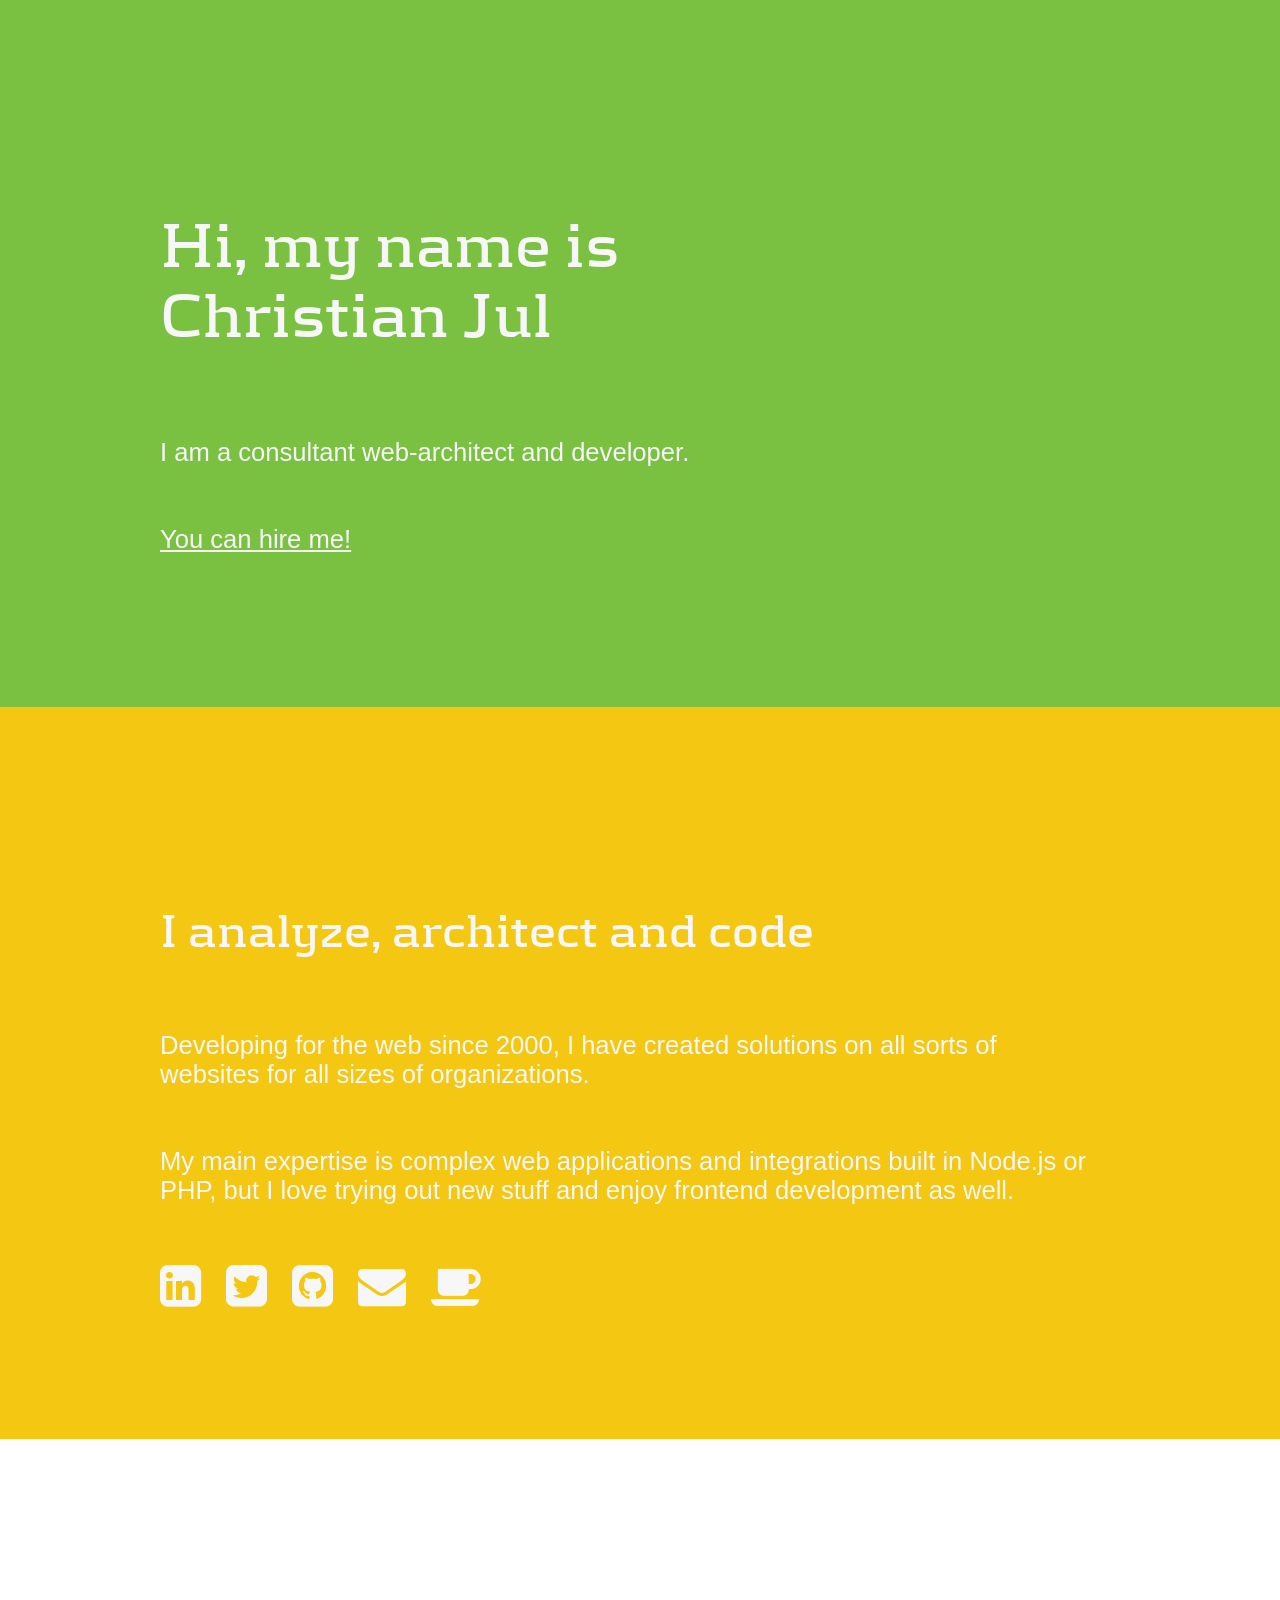
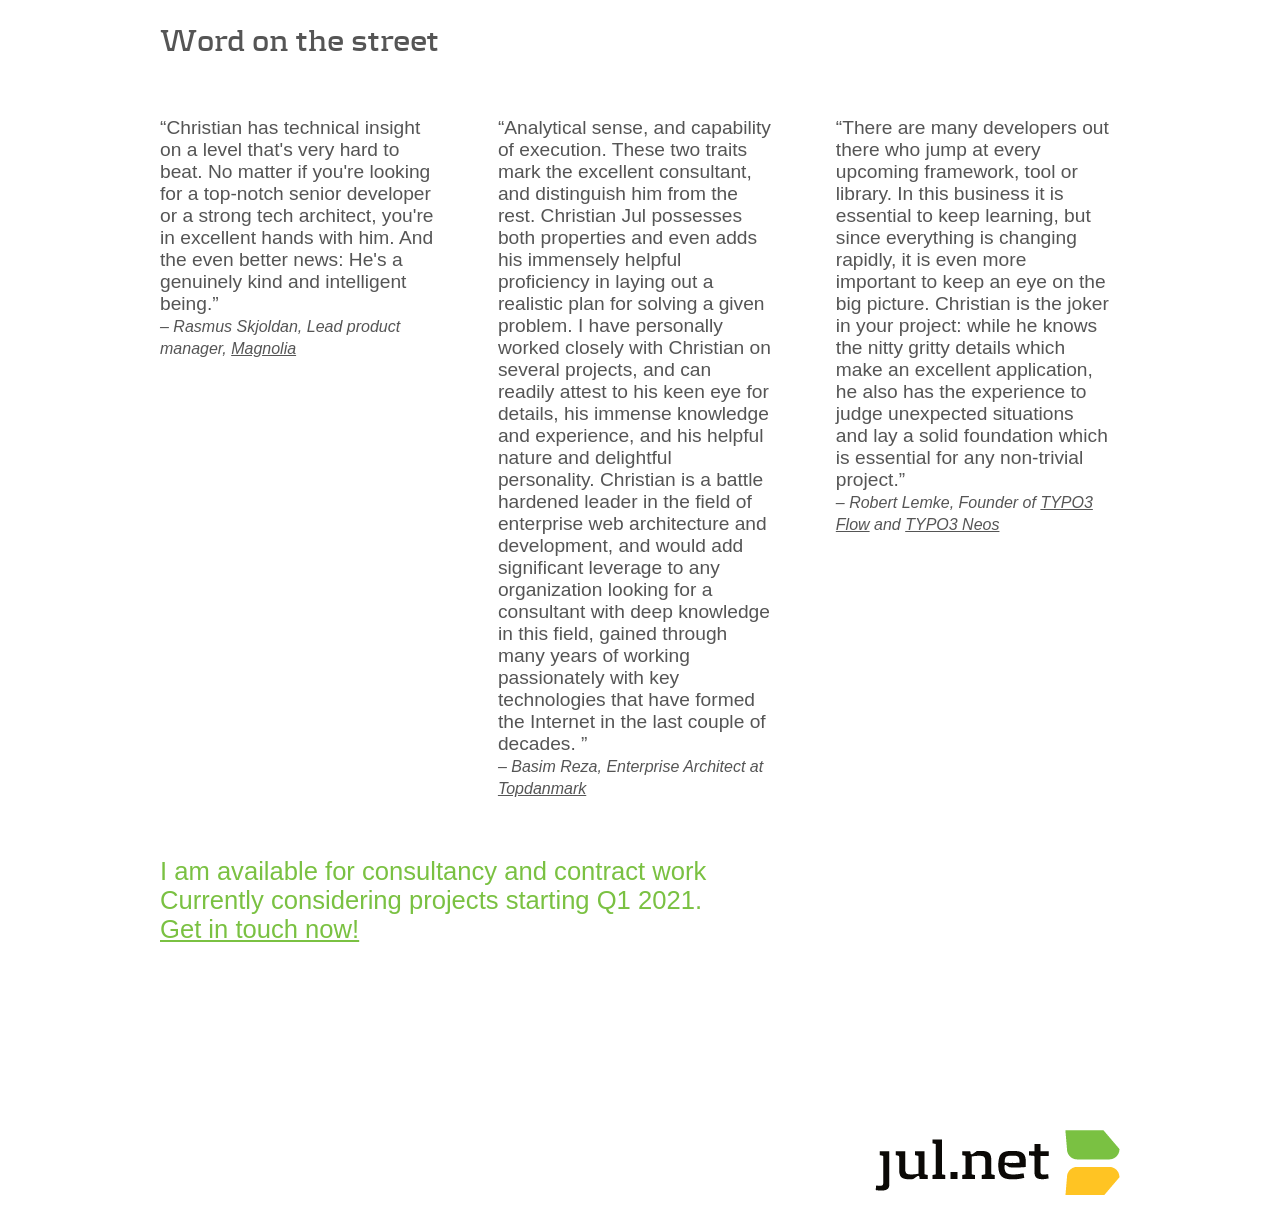
<file: index.html>
<!DOCTYPE html>
<html>

    <head>
        <meta charset="utf-8">
        <meta http-equiv="X-UA-Compatible" content="IE=edge,chrome=1">
        <title>Christian Jul – Consultant Web Architect and Developer</title>
        <meta name="description" content="…">
        <meta name="viewport" content="width=device-width, initial-scale=1.0 user-scalable=1">
        <link href="//maxcdn.bootstrapcdn.com/font-awesome/4.1.0/css/font-awesome.min.css" rel="stylesheet">
        <link rel="stylesheet" href="main.css">
        <meta property="og:type" content="website" />
        <meta property="og:title" content="jul.net" />
        <meta property="og:description" content="Christian Jul – Consultant Web Architect and Developer" />
        <meta property="og:image" content="http://jul.net/julnet_logo_square.png" />
        <meta property="og:url" content="http://jul.net/" />
    </head>
    <body>
<section class="intro">
    <h1>Hi, my name is<br />Christian Jul</h1>
    <p>I am a consultant web-architect and developer.</p>
    <p><a href="mailto:christian@jul.net?subject=Let's%20work%20together">You can hire me!</a></p>
        </section>
        <section class="description">
            <h2>I analyze, architect and code</h2>
            <p>Developing for the web since 2000, I have created solutions on all sorts of websites for all sizes of organizations.</p>
            <p>My main expertise is complex web applications and integrations built in Node.js or PHP, but I love trying out new stuff and enjoy frontend development as well.</p>
            <div>
                <a href="https://www.linkedin.com/in/christianjul"><i class="fa fa-linkedin-square fa-2x"></i></a>
                <a href="https://twitter.com/christianjul"><i class="fa fa-twitter-square fa-2x"></i></a>
                <a href="https://github.com/christianjul"><i class="fa fa-github-square fa-2x"></i></a>
                <a href="mailto:christian@jul.net"><i class="fa fa-envelope fa-2x"></i></a>
                <a href="mailto:christian@jul.net?subject=Let's%20have%20a%20cup%20of%20coffee"><i class="fa fa-coffee fa-2x"></i></a>
            </div>
        </section>
        <section class="endorsements">
            <h2>Word on the street</h2>
            <blockquote>“Christian has technical insight on a level that's very hard to beat. No matter if you're looking for a top-notch senior developer or a strong tech architect, you're in excellent hands with him. And the even better news: He's a genuinely kind and intelligent being.”<br />
            <small>Rasmus Skjoldan, Lead product manager, <a href="https://www.magnolia-cms.com/">Magnolia</a></small></blockquote>
            <blockquote>“Analytical sense, and capability of execution. These two traits mark the excellent consultant, and distinguish him from the rest. Christian Jul possesses both properties and even adds his immensely helpful proficiency in laying out a realistic plan for solving a given problem. I have personally worked closely with Christian on several projects, and can readily attest to his keen eye for details, his immense knowledge and experience, and his helpful nature and delightful personality. Christian is a battle hardened leader in the field of enterprise web architecture and development, and would add significant leverage to any organization looking for a consultant with deep knowledge in this field, gained through many years of working passionately with key technologies that have formed the Internet in the last couple of decades. ”<br />
            <small>Basim Reza, Enterprise Architect at <a href="http://topdanmark.dk">Topdanmark</a></small></blockquote>
            <blockquote>“There are many developers out there who jump at every upcoming framework, tool or library. In this business it is essential to keep learning, but since everything is changing rapidly, it is even more important to keep an eye on the big picture. Christian is the joker in your project: while he knows the nitty gritty details which make an excellent application, he also has the experience to judge unexpected situations and lay a solid foundation which is essential for any non-trivial project.”<br />
            <small>Robert Lemke, Founder of <a href="http://flow.typo3.org">TYPO3 Flow</a> and <a href="http://neos.typo3.org">TYPO3 Neos</a></small></blockquote>
                                        <div class="clearfix"></div>
             <p>I am available for consultancy and contract work<br />
                Currently considering projects starting Q1 2021.<br />
                <a href="mailto:christian@jul.net?subject=Let's%20work%20together">Get in touch now!</a></p>
        </section>
        <footer>
            <a href="//jul.net"><img src="julnet_logo.png"></a>
        </footer>
    </body>
</html>
</file>
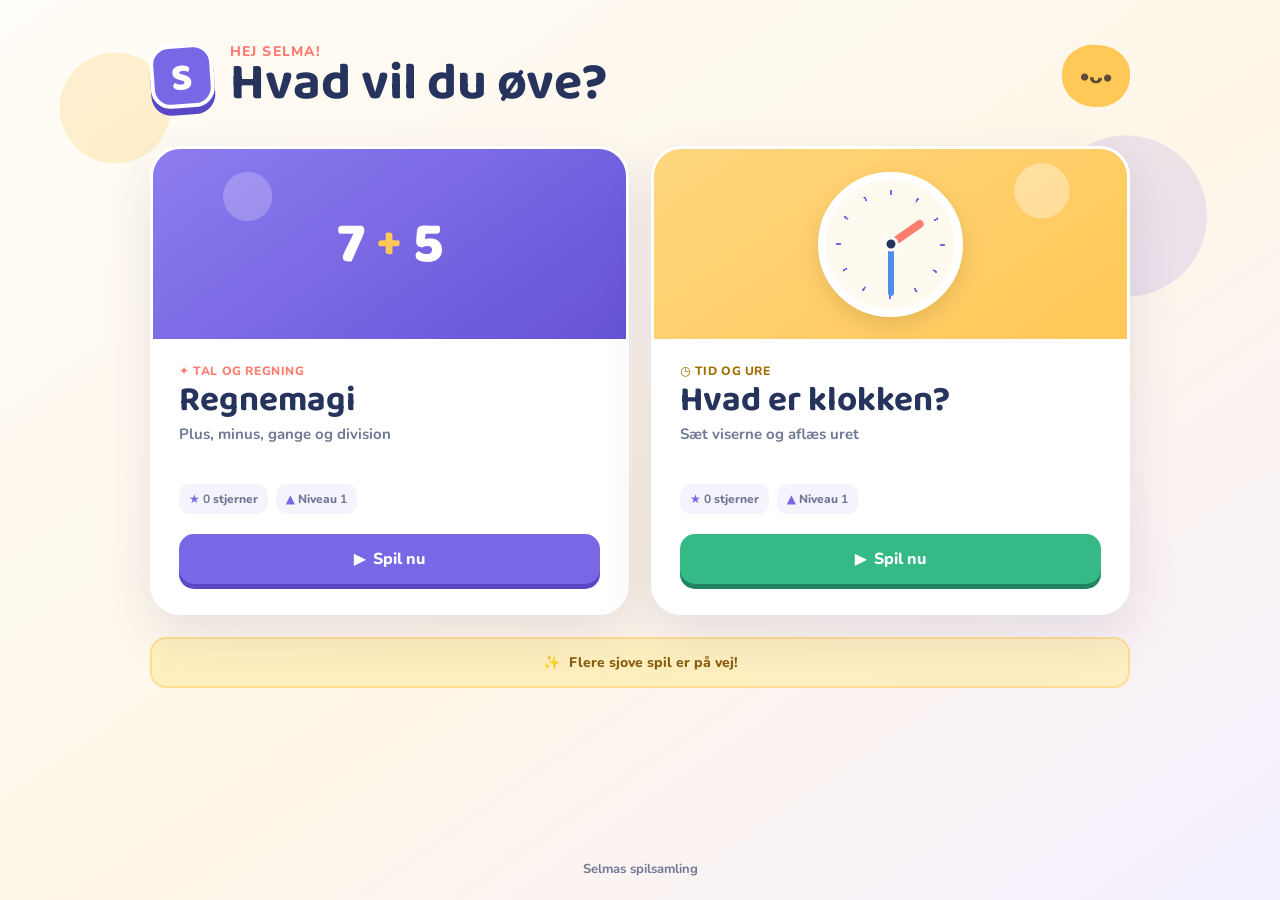
<file: selmas/index.html>
<!doctype html>
<html lang="da">
  <head>
    <meta charset="UTF-8">
    <meta name="viewport" content="width=device-width, initial-scale=1">
    <meta name="theme-color" content="#fff8e7">
    <title>Selmas spilsamling</title>
    <meta name="description" content="Sjove læringsspil med regning og klokken, der følger barnets niveau.">
    <meta property="og:type" content="website">
    <meta property="og:title" content="Selmas spilsamling">
    <meta property="og:description" content="Sjove læringsspil, der følger dit niveau.">
    <meta property="og:url" content="http://jul.net/selmas/">
    <meta property="og:image" content="http://jul.net/selmas/shared/og-suite.png">
    <meta property="og:image:width" content="1200">
    <meta property="og:image:height" content="630">
    <meta property="og:image:alt" content="Selmas spilsamling med Regnemagi og Hvad er klokken?">
    <meta name="twitter:card" content="summary_large_image">
    <link rel="canonical" href="http://jul.net/selmas/">
    <link rel="icon" href="shared/favicon.svg" type="image/svg+xml">
    <link rel="stylesheet" href="styles.css">
    <script src="app.js" defer></script>
  </head>
  <body>
    <div class="page-shell">
      <header class="suite-header">
        <div class="brand-mark" aria-hidden="true">S</div>
        <div>
          <p class="eyebrow">Hej Selma!</p>
          <h1>Hvad vil du øve?</h1>
        </div>
        <div class="header-mascot" aria-hidden="true">•ᴗ•</div>
      </header>

      <main>
        <section class="game-grid" aria-label="Vælg et spil">
          <a class="game-tile math-tile" href="regning/">
            <div class="tile-art math-art" aria-hidden="true">
              <span>7</span>
              <span>+</span>
              <span>5</span>
            </div>
            <div class="tile-content">
              <p class="tile-kicker"><span aria-hidden="true">✦</span> Tal og regning</p>
              <h2>Regnemagi</h2>
              <p>Plus, minus, gange og division</p>
              <div class="tile-progress">
                <span><span aria-hidden="true">★</span> <strong id="math-stars">0</strong> stjerner</span>
                <span><span aria-hidden="true">▲</span> Niveau <strong id="math-level">1</strong></span>
              </div>
              <span class="play-button"><span aria-hidden="true">▶</span> Spil nu</span>
            </div>
          </a>

          <a class="game-tile clock-tile" href="ur/">
            <div class="tile-art clock-art" aria-hidden="true">
              <div class="mini-clock">
                <span class="mini-hour"></span>
                <span class="mini-minute"></span>
                <span class="mini-pin"></span>
              </div>
            </div>
            <div class="tile-content">
              <p class="tile-kicker"><span aria-hidden="true">◷</span> Tid og ure</p>
              <h2>Hvad er klokken?</h2>
              <p>Sæt viserne og aflæs uret</p>
              <div class="tile-progress">
                <span><span aria-hidden="true">★</span> <strong id="clock-stars">0</strong> stjerner</span>
                <span><span aria-hidden="true">▲</span> Niveau <strong id="clock-level">1</strong></span>
              </div>
              <span class="play-button"><span aria-hidden="true">▶</span> Spil nu</span>
            </div>
          </a>
        </section>

        <section class="coming-soon">
          <span aria-hidden="true">✨</span>
          <p>Flere sjove spil er på vej!</p>
        </section>
      </main>

      <footer>Selmas spilsamling</footer>
    </div>
  </body>
</html>
</file>
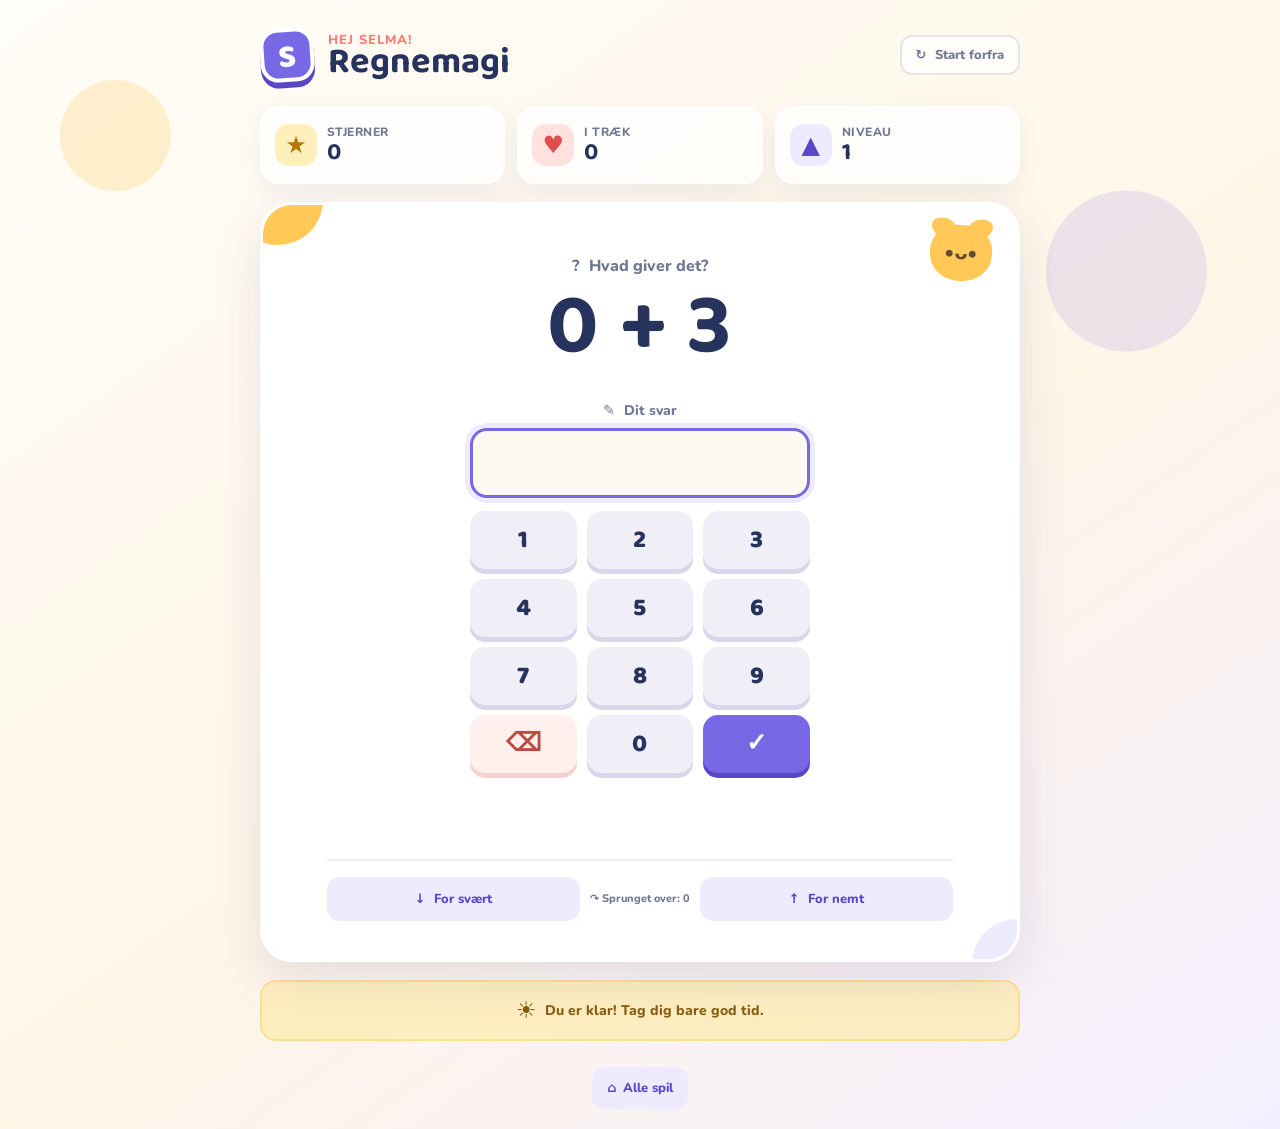
<file: selmas/regning/index.html>
<!doctype html>
<html lang="da">
  <head>
    <meta charset="UTF-8">
    <meta name="viewport" content="width=device-width, initial-scale=1">
    <meta name="theme-color" content="#fff8e7">
    <title>Selmas regnetræning</title>
    <meta name="description" content="Et sjovt regnespil med plus, minus, gange og division.">
    <meta property="og:type" content="website">
    <meta property="og:title" content="Regnemagi">
    <meta property="og:description" content="Øv plus, minus, gange og division med Selma.">
    <meta property="og:url" content="http://jul.net/selmas/regning/">
    <meta property="og:image" content="http://jul.net/selmas/shared/og-math.png">
    <meta property="og:image:width" content="1200">
    <meta property="og:image:height" content="630">
    <meta property="og:image:alt" content="Regnemagi med regnestykket otte gange fire.">
    <meta name="twitter:card" content="summary_large_image">
    <link rel="canonical" href="http://jul.net/selmas/regning/">
    <link rel="icon" href="../shared/favicon.svg" type="image/svg+xml">
    <link rel="stylesheet" href="styles.css">
    <script src="app.js" defer></script>
  </head>
  <body>
    <div class="page-shell">
      <header class="app-header">
        <a class="brand-mark" href="../" aria-label="Tilbage til Selmas spilsamling">S</a>
        <div>
          <p class="eyebrow">Hej Selma!</p>
          <h1>Regnemagi</h1>
        </div>
        <button class="reset-button" id="reset-button" type="button">
          <span aria-hidden="true">↻</span> Start forfra
        </button>
      </header>

      <main>
        <section class="progress-panel" aria-label="Dit fremskridt">
          <div class="stat">
            <span class="stat-icon" aria-hidden="true">★</span>
            <div>
              <span class="stat-label">Stjerner</span>
              <strong id="star-count">0</strong>
            </div>
          </div>
          <div class="stat">
            <span class="stat-icon stat-icon-flame" aria-hidden="true">♥</span>
            <div>
              <span class="stat-label">I træk</span>
              <strong id="streak-count">0</strong>
            </div>
          </div>
          <div class="stat">
            <span class="stat-icon stat-icon-level" aria-hidden="true">▲</span>
            <div>
              <span class="stat-label">Niveau</span>
              <strong id="level-count">1</strong>
            </div>
          </div>
        </section>

        <section class="game-card" aria-labelledby="task-heading">
          <div class="mascot" aria-hidden="true">
            <span class="mascot-ear mascot-ear-left"></span>
            <span class="mascot-ear mascot-ear-right"></span>
            <span class="mascot-face">•ᴗ•</span>
          </div>
          <p class="task-label" id="task-heading"><span aria-hidden="true">?</span> Hvad giver det?</p>
          <div class="equation" id="equation" aria-live="polite"></div>

          <form id="answer-form" novalidate>
            <label for="answer"><span aria-hidden="true">✎</span> Dit svar</label>
            <div class="answer-row">
              <input
                id="answer"
                name="answer"
                type="text"
                inputmode="none"
                autocomplete="off"
                readonly
                required
                aria-describedby="feedback"
              >
            </div>
            <div class="number-pad" aria-label="Numerisk tastatur">
              <button type="button" data-key="1">1</button>
              <button type="button" data-key="2">2</button>
              <button type="button" data-key="3">3</button>
              <button type="button" data-key="4">4</button>
              <button type="button" data-key="5">5</button>
              <button type="button" data-key="6">6</button>
              <button type="button" data-key="7">7</button>
              <button type="button" data-key="8">8</button>
              <button type="button" data-key="9">9</button>
              <button class="delete-key" type="button" data-key="delete" aria-label="Slet sidste tal">⌫</button>
              <button type="button" data-key="0">0</button>
              <button class="check-button" type="submit" aria-label="Tjek svar">✓</button>
            </div>
          </form>

          <div class="feedback" id="feedback" aria-live="assertive" role="status"></div>
          <button class="next-button" id="next-button" type="button" hidden>
            Næste opgave <span aria-hidden="true">→</span>
          </button>
          <div class="skip-controls" id="skip-controls">
            <button type="button" data-difficulty="down"><span aria-hidden="true">↓</span> For svært</button>
            <span class="skip-summary"><span aria-hidden="true">↷</span> Sprunget over: <span id="skip-count">0</span></span>
            <button type="button" data-difficulty="up"><span aria-hidden="true">↑</span> For nemt</button>
          </div>
        </section>

        <section class="encouragement" aria-label="Opmuntring">
          <span aria-hidden="true">☀</span>
          <p id="encouragement-text">Du er klar! Tag dig bare god tid.</p>
        </section>
      </main>

      <footer><a class="suite-home-link" href="../"><span aria-hidden="true">⌂</span> Alle spil</a></footer>
    </div>

    <dialog id="reset-dialog">
      <form method="dialog">
        <div class="dialog-icon" aria-hidden="true">↻</div>
        <h2>Vil du starte forfra?</h2>
        <p>Alle stjerner og dit niveau bliver nulstillet.</p>
        <div class="dialog-actions">
          <button value="cancel"><span aria-hidden="true">←</span> Nej, behold dem</button>
          <button class="confirm-reset" value="confirm"><span aria-hidden="true">↻</span> Ja, start forfra</button>
        </div>
      </form>
    </dialog>
  </body>
</html>
</file>
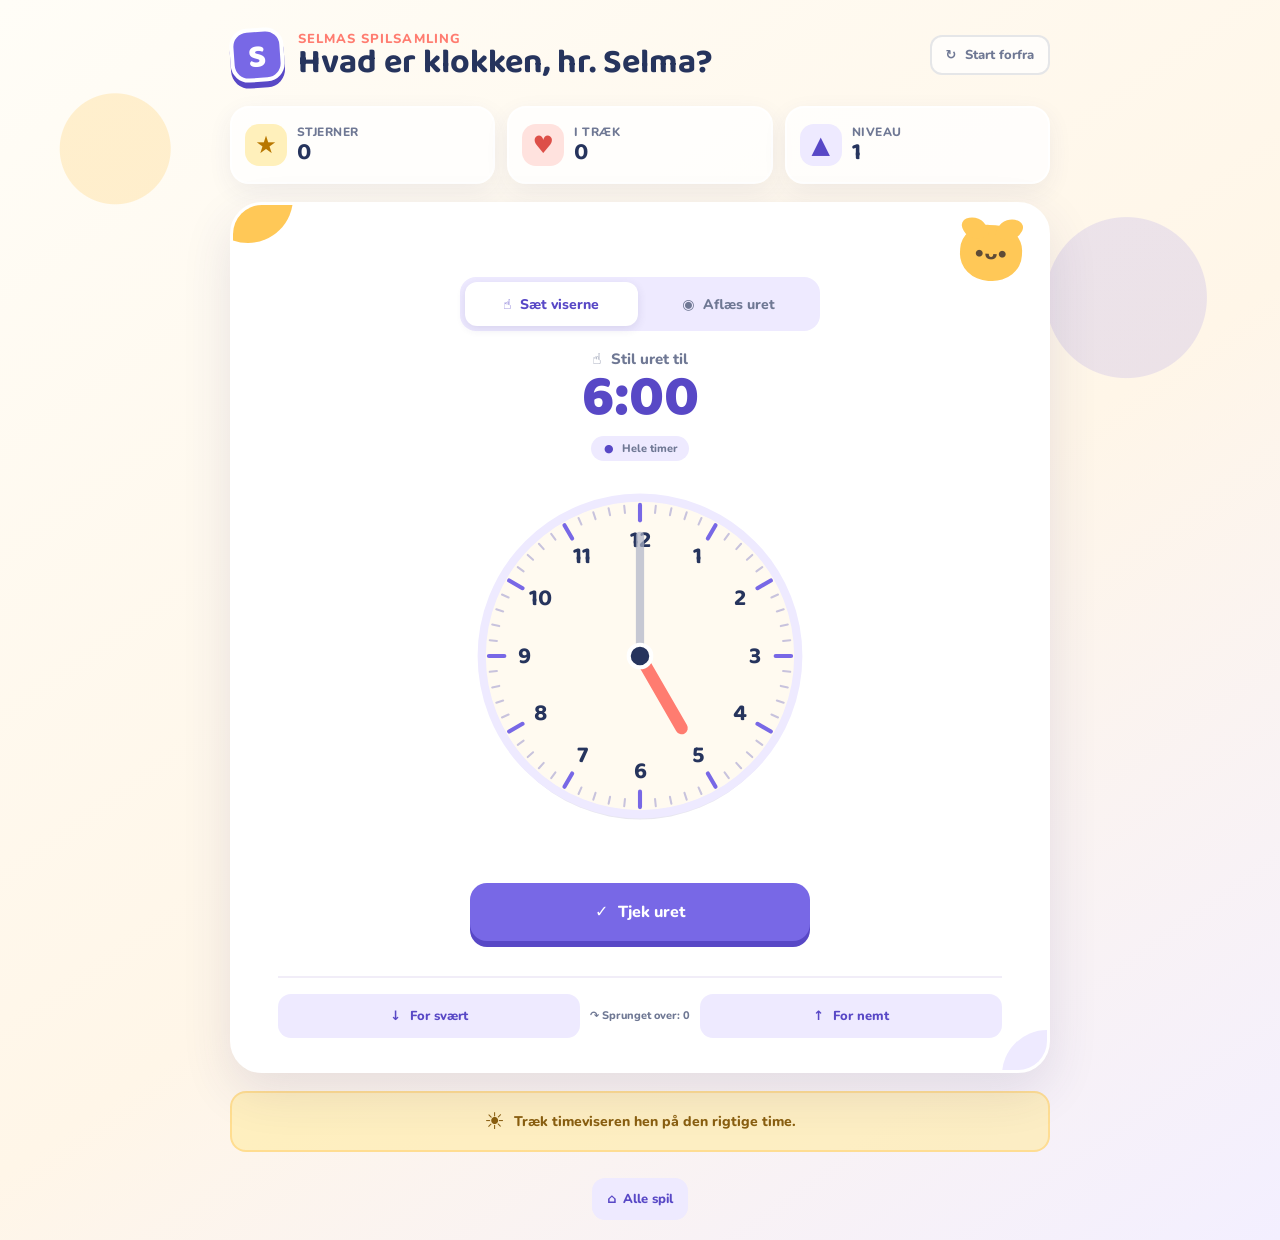
<file: selmas/ur/index.html>
<!doctype html>
<html lang="da">
  <head>
    <meta charset="UTF-8">
    <meta name="viewport" content="width=device-width, initial-scale=1">
    <meta name="theme-color" content="#fff8e7">
    <title>Hvad er klokken, hr. Selma?</title>
    <meta name="description" content="Et sjovt spil, hvor børn lærer at sætte viserne og aflæse klokken.">
    <meta property="og:type" content="website">
    <meta property="og:title" content="Hvad er klokken, hr. Selma?">
    <meta property="og:description" content="Lær at sætte viserne og aflæse klokken.">
    <meta property="og:url" content="http://jul.net/selmas/ur/">
    <meta property="og:image" content="http://jul.net/selmas/shared/og-clock.png">
    <meta property="og:image:width" content="1200">
    <meta property="og:image:height" content="630">
    <meta property="og:image:alt" content="Et analogt ur fra Selmas spilsamling.">
    <meta name="twitter:card" content="summary_large_image">
    <link rel="canonical" href="http://jul.net/selmas/ur/">
    <link rel="icon" href="../shared/favicon.svg" type="image/svg+xml">
    <link rel="stylesheet" href="styles.css">
    <script src="app.js" defer></script>
  </head>
  <body>
    <div class="page-shell">
      <header class="app-header">
        <a class="brand-mark" href="../" aria-label="Tilbage til Selmas spilsamling">S</a>
        <div>
          <p class="eyebrow">Selmas spilsamling</p>
          <h1>Hvad er klokken, hr. Selma?</h1>
        </div>
        <button class="reset-button" id="reset-button" type="button">
          <span aria-hidden="true">↻</span> Start forfra
        </button>
      </header>

      <main>
        <section class="progress-panel" aria-label="Dit fremskridt">
          <div class="stat">
            <span class="stat-icon" aria-hidden="true">★</span>
            <div>
              <span class="stat-label">Stjerner</span>
              <strong id="star-count">0</strong>
            </div>
          </div>
          <div class="stat">
            <span class="stat-icon stat-icon-streak" aria-hidden="true">♥</span>
            <div>
              <span class="stat-label">I træk</span>
              <strong id="streak-count">0</strong>
            </div>
          </div>
          <div class="stat">
            <span class="stat-icon stat-icon-level" aria-hidden="true">▲</span>
            <div>
              <span class="stat-label">Niveau</span>
              <strong id="level-count">1</strong>
            </div>
          </div>
        </section>

        <section class="game-card" aria-labelledby="task-heading">
          <div class="mascot" aria-hidden="true">
            <span class="mascot-ear mascot-ear-left"></span>
            <span class="mascot-ear mascot-ear-right"></span>
            <span class="mascot-face">•ᴗ•</span>
          </div>

          <div class="mode-switch" role="group" aria-label="Vælg øvelse">
            <button class="active" type="button" data-mode="set">
              <span aria-hidden="true">☝</span> Sæt viserne
            </button>
            <button type="button" data-mode="read">
              <span aria-hidden="true">◉</span> Aflæs uret
            </button>
          </div>

          <div class="challenge">
            <p id="task-heading"><span id="task-icon" aria-hidden="true">☝</span> <span id="task-text">Stil uret til</span></p>
            <div class="target-time" id="target-time" aria-live="polite">08:00</div>
            <div class="resolution-label">
              <span id="resolution-icon" aria-hidden="true">●</span>
              <span id="resolution-text">Hele timer</span>
            </div>
          </div>

          <div class="clock-layout">
            <div class="clock-wrap">
              <svg
                id="clock"
                class="clock"
                viewBox="0 0 360 360"
                role="img"
                aria-label="Analogt ur. Træk viserne eller brug knapperne."
              >
                <circle class="clock-shadow" cx="180" cy="185" r="154"></circle>
                <circle class="clock-face" cx="180" cy="180" r="154"></circle>
                <g id="minute-marks" aria-hidden="true"></g>
                <g id="hour-numbers" aria-hidden="true"></g>
                <line class="hand-hit-area" id="minute-hit-area" x1="180" y1="180" x2="180" y2="63"></line>
                <line class="hand-hit-area" id="hour-hit-area" x1="180" y1="180" x2="180" y2="99"></line>
                <line class="hour-hand" id="hour-hand" x1="180" y1="180" x2="180" y2="99"></line>
                <line class="minute-hand" id="minute-hand" x1="180" y1="180" x2="180" y2="63"></line>
                <circle class="clock-pin" cx="180" cy="180" r="11"></circle>
              </svg>
            </div>

            <div class="controls">
              <div class="control-group selector-group">
                <label for="hour-select"><span aria-hidden="true">🕐</span> Timer</label>
                <select id="hour-select" aria-label="Vælg timer"></select>
              </div>
              <div class="control-group selector-group">
                <label for="minute-select"><span aria-hidden="true">◷</span> Minutter</label>
                <select id="minute-select" aria-label="Vælg minutter"></select>
              </div>
              <button class="check-button" id="check-button" type="button"><span aria-hidden="true">✓</span> Tjek uret</button>
            </div>
          </div>

          <div class="feedback" id="feedback" aria-live="assertive" role="status"></div>
          <button class="next-button" id="next-button" type="button" hidden>
            Næste klokkeslæt <span aria-hidden="true">→</span>
          </button>
          <div class="skip-controls" id="skip-controls">
            <button type="button" data-difficulty="down"><span aria-hidden="true">↓</span> For svært</button>
            <span class="skip-summary"><span aria-hidden="true">↷</span> Sprunget over: <span id="skip-count">0</span></span>
            <button type="button" data-difficulty="up"><span aria-hidden="true">↑</span> For nemt</button>
          </div>
        </section>

        <section class="encouragement" aria-label="Hjælp">
          <span aria-hidden="true">☀</span>
          <p id="encouragement-text">Træk viserne eller brug plus og minus.</p>
        </section>
      </main>

      <footer><a class="suite-home-link" href="../"><span aria-hidden="true">⌂</span> Alle spil</a></footer>
    </div>

    <dialog id="reset-dialog">
      <form method="dialog">
        <div class="dialog-icon" aria-hidden="true">↻</div>
        <h2>Vil du starte forfra?</h2>
        <p>Alle stjerner og dit niveau bliver nulstillet.</p>
        <div class="dialog-actions">
          <button value="cancel"><span aria-hidden="true">←</span> Nej, behold dem</button>
          <button class="confirm-reset" value="confirm"><span aria-hidden="true">↻</span> Ja, start forfra</button>
        </div>
      </form>
    </dialog>
  </body>
</html>
</file>
<file: main.css>
/* Generated by Font Squirrel (http://www.fontsquirrel.com) on September 30, 2012 05:35:18 PM America/New_York */
@font-face {
    font-family: 'KontrapunktBold';
    src: url('Kontrapunkt-Bold-webfont.eot');
    src: url('Kontrapunkt-Bold-webfont.eot?#iefix') format('embedded-opentype'),
         url('Kontrapunkt-Bold-webfont.woff') format('woff'),
         url('Kontrapunkt-Bold-webfont.ttf') format('truetype'),
         url('Kontrapunkt-Bold-webfont.svg#KontrapunktBold') format('svg');
    font-weight: normal;
    font-style: normal;

}

*, :before, :after {
    box-sizing: border-box;
}

body, html {
    height: 100%;
    font-size: 40%;
}

p {
    font-size: 2.5rem;
}

blockquote {
    font-size: 1.8rem;
}

@media (min-width: 425px) {
    body, html {
        font-size: 60%;
    }
    p {
        font-size: 1.6rem;
    }

    blockquote {
        font-size: 1.2rem;
    }

}

@media (min-width: 555px) {
    body, html {
        font-size: 80%;
    }
}

@media (min-width: 690px) {
    body, html {
        font-size: 100%;
    }
}

body {
    padding: 0;
    margin: 0;
    color: #f7f7f7;
    font-family: "Lucida Grande","Lucida Sans","Helvetica Neue",Helvetica,Arial,sans-serif;
    font-size: 2rem;
}

a {
    color: currentColor;
}

h1,h2,h3,h4,h5,h6 {
    font-family: 'KontrapunktBold', Arial;
}
section {
    width: 100%;
    min-height: 62.5%;
    padding: 10%;
}

section > * {
    padding: 2rem 2rem 0 2rem;
    max-width: 62.5rem;
}

h1 {
    font-size: 4rem;
}

h1 > small {
    font-size: 2.5rem;
}


.clearfix:before,
.clearfix:after {
  content: ".";
  display: block;
  height: 0;
  overflow: hidden;
}
.clearfix:after {
    clear: both;
}
.clearfix {
    zoom: 1; /* IE < 8 */
}

.fa {
    margin-right: 1rem;
}

.intro {
    background: #7ac142;
}

.fa-2x {
    font-size: 3rem;
}

.description {
    background: #f4c712;
}


.endorsements {
    font-size: 1.3rem;
    color: #555;
}

blockquote {
    margin: 0;
}

@media (min-width: 1165px) {
    blockquote {
        width: 33%;
        float:left; 
    }
}

blockquote small {
    font-style: italic;
}

blockquote small::before {
    content: "– "
}

.endorsements p {
    color: #7ac142;
}

footer img {
    position: absolute;
    right: 10%;
    padding: 2rem;
    max-width: 40%;
}
</file>
<file: selmas/styles.css>
@import url("shared/theme.css");

* {
  box-sizing: border-box;
}

body {
  min-width: 320px;
  min-height: 100vh;
  margin: 0;
  color: var(--ink);
  background:
    radial-gradient(circle at 9% 12%, rgba(255, 200, 87, 0.25) 0 55px, transparent 56px),
    radial-gradient(circle at 88% 24%, rgba(120, 104, 230, 0.14) 0 80px, transparent 81px),
    linear-gradient(145deg, #fffdf7 0%, #fff6e8 55%, #f3efff 100%);
  font-family: "Nunito", system-ui, sans-serif;
}

.page-shell {
  width: min(100% - 32px, 980px);
  min-height: 100vh;
  margin: 0 auto;
  padding: 42px 0 22px;
  display: flex;
  flex-direction: column;
}

.suite-header {
  position: relative;
  margin-bottom: 36px;
  display: flex;
  align-items: center;
  gap: 16px;
}

.brand-mark {
  width: 64px;
  height: 64px;
  display: grid;
  flex: 0 0 auto;
  place-items: center;
  color: white;
  background: var(--purple);
  border: 4px solid white;
  border-radius: 20px;
  box-shadow: 0 7px 0 var(--purple-dark);
  font-family: "Baloo 2", cursive;
  font-size: 38px;
  font-weight: 800;
  transform: rotate(-4deg);
}

.eyebrow {
  margin: 0 0 -3px;
  color: var(--coral);
  font-size: 14px;
  font-weight: 800;
  letter-spacing: 0.08em;
  text-transform: uppercase;
}

h1,
h2,
p {
  margin-top: 0;
}

h1 {
  margin-bottom: 0;
  font-family: "Baloo 2", cursive;
  font-size: clamp(34px, 6vw, 52px);
  line-height: 1;
}

.header-mascot {
  width: 68px;
  height: 62px;
  margin-left: auto;
  display: grid;
  place-items: center;
  color: #5e4b36;
  background: var(--yellow);
  border-radius: 46% 46% 48% 48%;
  font-size: 20px;
  font-weight: 800;
  transform: rotate(4deg);
}

.game-grid {
  display: grid;
  grid-template-columns: repeat(2, minmax(0, 1fr));
  gap: 22px;
}

.game-tile {
  position: relative;
  min-height: 460px;
  overflow: hidden;
  color: var(--ink);
  background: white;
  border: 3px solid white;
  border-radius: 30px;
  box-shadow: var(--shadow);
  text-decoration: none;
  transition: transform 160ms, box-shadow 160ms;
}

.game-tile:hover,
.game-tile:focus-visible {
  transform: translateY(-5px);
  box-shadow: 0 24px 58px rgba(61, 53, 112, 0.18);
  outline: 4px solid var(--purple-pale);
  outline-offset: 3px;
}

.tile-art {
  height: 190px;
  display: grid;
  place-items: center;
}

.math-art {
  grid-template-columns: repeat(3, auto);
  justify-content: center;
  gap: 12px;
  color: white;
  background:
    radial-gradient(circle at 20% 25%, rgba(255, 255, 255, 0.22) 0 24px, transparent 25px),
    linear-gradient(145deg, #8d7df0, #6553d5);
  font-family: "Baloo 2", cursive;
  font-size: 58px;
  font-weight: 800;
}

.math-art span:nth-child(2) {
  color: var(--yellow);
  font-size: 44px;
}

.clock-art {
  background:
    radial-gradient(circle at 82% 22%, rgba(255, 255, 255, 0.35) 0 27px, transparent 28px),
    linear-gradient(145deg, #ffd67e, var(--yellow));
}

.mini-clock {
  position: relative;
  width: 145px;
  height: 145px;
  background: var(--cream);
  border: 8px solid white;
  border-radius: 50%;
  box-shadow: 0 8px 20px rgba(98, 72, 22, 0.16);
}

.mini-clock::before {
  position: absolute;
  inset: 10px;
  background: repeating-conic-gradient(var(--purple) 0 2deg, transparent 2deg 30deg);
  border-radius: 50%;
  content: "";
  mask: radial-gradient(transparent 0 49px, black 50px);
}

.mini-hour,
.mini-minute {
  position: absolute;
  left: 50%;
  bottom: 50%;
  display: block;
  border-radius: 999px;
  transform-origin: bottom;
}

.mini-hour {
  width: 8px;
  height: 39px;
  background: var(--coral);
  transform: translateX(-50%) rotate(55deg);
}

.mini-minute {
  width: 6px;
  height: 52px;
  background: #4d8fe8;
  transform: translateX(-50%) rotate(180deg);
}

.mini-pin {
  position: absolute;
  top: 50%;
  left: 50%;
  width: 15px;
  height: 15px;
  display: block;
  background: var(--ink);
  border: 3px solid white;
  border-radius: 50%;
  transform: translate(-50%, -50%);
}

.tile-content {
  padding: 24px 26px 28px;
}

.tile-kicker {
  margin-bottom: 3px;
  color: var(--coral);
  font-size: 12px;
  font-weight: 800;
  letter-spacing: 0.05em;
  text-transform: uppercase;
}

.clock-tile .tile-kicker {
  color: #a36d00;
}

.tile-content h2 {
  margin-bottom: 5px;
  font-family: "Baloo 2", cursive;
  font-size: clamp(28px, 4vw, 35px);
  line-height: 1.05;
}

.tile-content > p:not(.tile-kicker) {
  min-height: 42px;
  margin-bottom: 18px;
  color: var(--muted);
  font-size: 15px;
  font-weight: 700;
}

.tile-progress {
  margin-bottom: 20px;
  display: flex;
  flex-wrap: wrap;
  gap: 8px;
}

.tile-progress > span {
  padding: 7px 10px;
  color: var(--muted);
  background: #f5f3fb;
  border-radius: 10px;
  font-size: 12px;
  font-weight: 800;
}

.tile-progress span span {
  color: var(--purple);
}

.play-button {
  min-height: 50px;
  padding: 12px 18px;
  display: flex;
  align-items: center;
  justify-content: center;
  gap: 7px;
  color: white;
  background: var(--purple);
  border-radius: 15px;
  box-shadow: 0 5px 0 var(--purple-dark);
  font-weight: 800;
}

.clock-tile .play-button {
  background: var(--green);
  box-shadow: 0 5px 0 #208361;
}

.coming-soon {
  margin-top: 22px;
  padding: 14px 20px;
  display: flex;
  align-items: center;
  justify-content: center;
  gap: 9px;
  color: #8a5f0f;
  background: rgba(255, 235, 168, 0.65);
  border: 2px solid rgba(255, 200, 87, 0.45);
  border-radius: 16px;
  font-size: 14px;
  font-weight: 800;
}

.coming-soon p {
  margin-bottom: 0;
}

footer {
  margin-top: auto;
  padding-top: 30px;
  color: var(--muted);
  font-size: 13px;
  font-weight: 700;
  text-align: center;
}

@media (max-width: 680px) {
  .page-shell {
    width: min(100% - 22px, 980px);
    padding-top: 24px;
  }

  .suite-header {
    margin-bottom: 24px;
  }

  .brand-mark {
    width: 54px;
    height: 54px;
    border-radius: 17px;
    font-size: 32px;
  }

  .header-mascot {
    width: 52px;
    height: 48px;
    font-size: 16px;
  }

  .game-grid {
    grid-template-columns: 1fr;
    gap: 16px;
  }

  .game-tile {
    min-height: 0;
  }

  .tile-art {
    height: 150px;
  }

  .math-art {
    font-size: 48px;
  }

  .mini-clock {
    width: 120px;
    height: 120px;
  }

  .mini-clock::before {
    mask: radial-gradient(transparent 0 38px, black 39px);
  }

  .mini-hour {
    height: 32px;
  }

  .mini-minute {
    height: 43px;
  }
}
</file>
<file: selmas/regning/styles.css>
@import url("../shared/theme.css");

* {
  box-sizing: border-box;
}

body {
  min-width: 320px;
  min-height: 100vh;
  margin: 0;
  color: var(--ink);
  background:
    radial-gradient(circle at 9% 12%, rgba(255, 200, 87, 0.25) 0 55px, transparent 56px),
    radial-gradient(circle at 88% 24%, rgba(120, 104, 230, 0.14) 0 80px, transparent 81px),
    linear-gradient(145deg, #fffdf7 0%, #fff6e8 55%, #f3efff 100%);
  font-family: "Nunito", system-ui, sans-serif;
}

button,
input {
  font: inherit;
}

button {
  -webkit-tap-highlight-color: transparent;
}

.page-shell {
  width: min(100% - 32px, 760px);
  min-height: 100vh;
  margin: 0 auto;
  padding: 28px 0 20px;
  display: flex;
  flex-direction: column;
}

.app-header {
  display: flex;
  align-items: center;
  gap: 14px;
  margin-bottom: 24px;
}

.brand-mark {
  width: 54px;
  height: 54px;
  display: grid;
  flex: 0 0 auto;
  place-items: center;
  color: white;
  background: var(--purple);
  border: 4px solid white;
  border-radius: 18px;
  box-shadow: 0 6px 0 var(--purple-dark);
  font-family: "Baloo 2", cursive;
  font-size: 32px;
  font-weight: 800;
  transform: rotate(-4deg);
}

.eyebrow {
  margin: 0 0 -5px;
  color: var(--coral);
  font-size: 13px;
  font-weight: 800;
  letter-spacing: 0.08em;
  text-transform: uppercase;
}

h1,
h2,
p {
  margin-top: 0;
}

h1 {
  margin-bottom: 0;
  font-family: "Baloo 2", cursive;
  font-size: clamp(27px, 6vw, 36px);
  line-height: 1;
}

.reset-button {
  margin-left: auto;
  padding: 9px 14px;
  color: var(--muted);
  background: rgba(255, 255, 255, 0.7);
  border: 2px solid rgba(111, 120, 148, 0.18);
  border-radius: 12px;
  font-size: 13px;
  font-weight: 800;
  cursor: pointer;
}

.reset-button:hover {
  color: var(--purple-dark);
  border-color: var(--purple);
}

.progress-panel {
  display: grid;
  grid-template-columns: repeat(3, 1fr);
  gap: 12px;
  margin-bottom: 18px;
}

.stat {
  min-height: 78px;
  padding: 13px;
  display: flex;
  align-items: center;
  gap: 10px;
  background: rgba(255, 255, 255, 0.8);
  border: 2px solid white;
  border-radius: 19px;
  box-shadow: 0 8px 24px rgba(61, 53, 112, 0.07);
}

.stat-icon {
  width: 42px;
  height: 42px;
  display: grid;
  flex: 0 0 auto;
  place-items: center;
  color: #b87700;
  background: #fff0bb;
  border-radius: 14px;
  font-size: 24px;
}

.stat-icon-flame {
  color: #dd4f48;
  background: #ffe2de;
}

.stat-icon-level {
  color: var(--purple-dark);
  background: var(--purple-pale);
}

.stat-label {
  display: block;
  color: var(--muted);
  font-size: 12px;
  font-weight: 800;
  letter-spacing: 0.04em;
  text-transform: uppercase;
}

.stat strong {
  display: block;
  font-family: "Baloo 2", cursive;
  font-size: 24px;
  line-height: 1.1;
}

.game-card {
  position: relative;
  padding: 50px clamp(22px, 7vw, 64px) 38px;
  overflow: hidden;
  text-align: center;
  background: var(--paper);
  border: 3px solid white;
  border-radius: 32px;
  box-shadow: var(--shadow);
}

.game-card::before,
.game-card::after {
  position: absolute;
  width: 90px;
  height: 90px;
  border-radius: 50%;
  content: "";
}

.game-card::before {
  top: -50px;
  left: -30px;
  background: var(--yellow);
}

.game-card::after {
  right: -45px;
  bottom: -50px;
  background: var(--purple-pale);
}

.mascot {
  position: absolute;
  top: 20px;
  right: 25px;
  width: 62px;
  height: 56px;
  display: grid;
  place-items: center;
  color: #5e4b36;
  background: var(--yellow);
  border-radius: 45% 45% 48% 48%;
  transform: rotate(3deg);
}

.mascot-ear {
  position: absolute;
  top: -8px;
  width: 23px;
  height: 24px;
  background: var(--yellow);
  border-radius: 7px 16px 4px 16px;
  z-index: -1;
}

.mascot-ear-left {
  left: 2px;
  transform: rotate(-24deg);
}

.mascot-ear-right {
  right: 2px;
  transform: scaleX(-1) rotate(-24deg);
}

.mascot-face {
  font-size: 19px;
  font-weight: 800;
}

.task-label {
  margin-bottom: 3px;
  color: var(--muted);
  font-size: 16px;
  font-weight: 800;
}

.equation {
  min-height: 91px;
  margin-bottom: 26px;
  font-family: "Baloo 2", cursive;
  font-size: clamp(58px, 15vw, 86px);
  font-weight: 700;
  letter-spacing: 0.02em;
  line-height: 1.1;
}

label {
  display: block;
  margin-bottom: 8px;
  color: var(--muted);
  font-size: 14px;
  font-weight: 800;
}

.answer-row {
  width: min(100%, 340px);
  margin: 0 auto 13px;
}

input {
  width: 100%;
  min-height: 58px;
  padding: 8px 14px;
  color: var(--ink);
  background: var(--cream);
  border: 3px solid #e5dfd3;
  border-radius: 17px;
  outline: none;
  text-align: center;
  font-family: "Baloo 2", cursive;
  font-size: 30px;
  font-weight: 700;
  transition: border-color 160ms, box-shadow 160ms;
  caret-color: transparent;
}

input:focus {
  border-color: var(--purple);
  box-shadow: 0 0 0 5px var(--purple-pale);
}

.number-pad {
  width: min(100%, 340px);
  margin: 0 auto;
  display: grid;
  grid-template-columns: repeat(3, 1fr);
  gap: 10px;
}

.number-pad button,
.next-button {
  min-height: 58px;
  padding: 8px 16px;
  color: white;
  background: #f0eff8;
  border: 0;
  border-radius: 15px;
  box-shadow: 0 5px 0 #d9d5eb;
  color: var(--ink);
  font-family: "Baloo 2", cursive;
  font-size: 25px;
  font-weight: 800;
  cursor: pointer;
  touch-action: manipulation;
  transition: background 100ms, transform 100ms, box-shadow 100ms;
}

.number-pad button:hover {
  background: #e8e4f7;
}

.number-pad .check-button,
.next-button:hover {
  color: white;
  background: #6d5cdb;
}

.number-pad button:active,
.next-button:active {
  transform: translateY(4px);
  box-shadow: 0 1px 0 #d9d5eb;
}

.number-pad .check-button {
  color: white;
  background: var(--purple);
  box-shadow: 0 5px 0 var(--purple-dark);
}

.number-pad .delete-key {
  color: #bd4b43;
  background: var(--red-pale);
  box-shadow: 0 5px 0 #f3d3d0;
}

.number-pad button:disabled {
  color: #a7a7b5;
  background: #e8e7ed;
  box-shadow: 0 5px 0 #cfced8;
  cursor: default;
}

.feedback {
  min-height: 52px;
  margin-top: 16px;
  padding: 12px 16px;
  display: grid;
  place-items: center;
  border-radius: 15px;
  font-weight: 800;
}

.feedback:empty {
  padding: 0;
}

.feedback.correct {
  color: #187654;
  background: var(--green-pale);
}

.feedback.incorrect {
  color: #b1433c;
  background: var(--red-pale);
}

.next-button {
  width: 100%;
  margin-top: 5px;
  color: white;
  background: var(--green);
  box-shadow: 0 6px 0 #208361;
  font-family: "Nunito", system-ui, sans-serif;
  font-size: 16px;
}

.next-button:hover {
  background: #2daa7a;
}

.skip-controls {
  margin-top: 18px;
  padding-top: 16px;
  display: grid;
  grid-template-columns: 1fr auto 1fr;
  align-items: center;
  gap: 10px;
  border-top: 2px solid #f1edf8;
}

.skip-controls button {
  min-height: 44px;
  padding: 8px 12px;
  color: var(--purple-dark);
  background: var(--purple-pale);
  border: 0;
  border-radius: 13px;
  font-size: 13px;
  font-weight: 800;
  cursor: pointer;
  touch-action: manipulation;
}

.skip-controls button:active {
  transform: scale(0.97);
}

.skip-controls > span {
  color: var(--muted);
  font-size: 11px;
  font-weight: 800;
  text-align: center;
  white-space: nowrap;
}

.reset-button span,
.task-label span,
label span,
.skip-controls button span,
.dialog-actions button span {
  display: inline-block;
  margin-right: 0.35em;
}

.next-button span {
  display: inline-block;
  margin-left: 0.35em;
}

.encouragement {
  margin-top: 18px;
  padding: 13px 20px;
  display: flex;
  align-items: center;
  justify-content: center;
  gap: 9px;
  color: #8a5f0f;
  background: rgba(255, 235, 168, 0.65);
  border: 2px solid rgba(255, 200, 87, 0.45);
  border-radius: 16px;
  font-size: 14px;
  font-weight: 800;
  text-align: center;
}

.encouragement span {
  font-size: 23px;
}

.encouragement p {
  margin-bottom: 0;
}

footer {
  margin-top: auto;
  padding-top: 26px;
  color: var(--muted);
  font-size: 13px;
  font-weight: 700;
  text-align: center;
}

dialog {
  width: min(90%, 410px);
  padding: 30px;
  color: var(--ink);
  background: white;
  border: 0;
  border-radius: 26px;
  box-shadow: var(--shadow);
  text-align: center;
}

dialog::backdrop {
  background: rgba(38, 52, 93, 0.42);
  backdrop-filter: blur(3px);
}

dialog h2 {
  margin-bottom: 7px;
  font-family: "Baloo 2", cursive;
  font-size: 27px;
}

dialog p {
  color: var(--muted);
}

.dialog-icon {
  width: 58px;
  height: 58px;
  margin: 0 auto 12px;
  display: grid;
  place-items: center;
  color: var(--purple-dark);
  background: var(--purple-pale);
  border-radius: 18px;
  font-size: 31px;
}

.dialog-actions {
  display: grid;
  grid-template-columns: 1fr 1fr;
  gap: 10px;
  margin-top: 22px;
}

.dialog-actions button {
  padding: 12px;
  color: var(--ink);
  background: #f0eff5;
  border: 0;
  border-radius: 13px;
  font-weight: 800;
  cursor: pointer;
}

.dialog-actions .confirm-reset {
  color: white;
  background: var(--coral);
}

@media (max-width: 560px) {
  .page-shell {
    width: min(100% - 22px, 760px);
    padding-top: 17px;
  }

  .app-header {
    margin-bottom: 17px;
  }

  .brand-mark {
    width: 48px;
    height: 48px;
    border-radius: 15px;
    font-size: 28px;
  }

  .reset-button {
    padding: 8px 10px;
    font-size: 11px;
  }

  .progress-panel {
    gap: 7px;
  }

  .stat {
    min-height: 67px;
    padding: 9px;
    justify-content: center;
  }

  .stat-icon {
    width: 32px;
    height: 32px;
    border-radius: 10px;
    font-size: 18px;
  }

  .stat-label {
    font-size: 9px;
  }

  .stat strong {
    font-size: 20px;
  }

  .game-card {
    padding: 43px 18px 29px;
    border-radius: 25px;
  }

  .mascot {
    top: 14px;
    right: 17px;
    transform: scale(0.85) rotate(3deg);
  }

  .equation {
    margin-bottom: 19px;
  }

  .game-card {
    padding-bottom: 23px;
  }

  .number-pad {
    gap: 8px;
  }

  .number-pad button {
    min-height: 54px;
  }

  .skip-controls {
    grid-template-columns: 1fr 1fr;
  }

  .skip-controls > span {
    grid-column: 1 / -1;
    grid-row: 2;
  }

  .next-button:not([hidden]) {
    position: fixed;
    right: auto;
    bottom: max(12px, env(safe-area-inset-bottom));
    left: 50%;
    width: calc(100% - 24px);
    max-width: 520px;
    margin: 0;
    transform: translateX(-50%);
    z-index: 30;
  }

  .next-button:not([hidden]):active {
    transform: translate(-50%, 4px);
  }
}

@media (prefers-reduced-motion: no-preference) {
  .game-card.celebrate .mascot {
    animation: bounce 550ms ease;
  }

  @keyframes bounce {
    0%,
    100% {
      transform: rotate(3deg) translateY(0);
    }

    45% {
      transform: rotate(-7deg) translateY(-12px) scale(1.08);
    }
  }
}
</file>
<file: selmas/ur/styles.css>
@import url("../shared/theme.css");

* {
  box-sizing: border-box;
}

[hidden] {
  display: none !important;
}

body {
  min-width: 320px;
  min-height: 100vh;
  margin: 0;
  color: var(--ink);
  background:
    radial-gradient(circle at 9% 12%, rgba(255, 200, 87, 0.25) 0 55px, transparent 56px),
    radial-gradient(circle at 88% 24%, rgba(120, 104, 230, 0.14) 0 80px, transparent 81px),
    linear-gradient(145deg, #fffdf7 0%, #fff6e8 55%, #f3efff 100%);
  font-family: "Nunito", system-ui, sans-serif;
}

button {
  font: inherit;
  -webkit-tap-highlight-color: transparent;
}

.page-shell {
  width: min(100% - 32px, 820px);
  min-height: 100vh;
  margin: 0 auto;
  padding: 28px 0 20px;
  display: flex;
  flex-direction: column;
}

.app-header {
  display: flex;
  align-items: center;
  gap: 14px;
  margin-bottom: 24px;
}

.brand-mark {
  width: 54px;
  height: 54px;
  display: grid;
  flex: 0 0 auto;
  place-items: center;
  color: white;
  background: var(--purple);
  border: 4px solid white;
  border-radius: 18px;
  box-shadow: 0 6px 0 var(--purple-dark);
  font-family: "Baloo 2", cursive;
  font-size: 32px;
  font-weight: 800;
  transform: rotate(-4deg);
}

.eyebrow {
  margin: 0 0 -3px;
  color: var(--coral);
  font-size: 13px;
  font-weight: 800;
  letter-spacing: 0.08em;
  text-transform: uppercase;
}

h1,
h2,
p {
  margin-top: 0;
}

h1 {
  margin-bottom: 0;
  font-family: "Baloo 2", cursive;
  font-size: clamp(23px, 5vw, 34px);
  line-height: 1.05;
}

.reset-button {
  margin-left: auto;
  padding: 9px 14px;
  color: var(--muted);
  background: rgba(255, 255, 255, 0.7);
  border: 2px solid rgba(111, 120, 148, 0.18);
  border-radius: 12px;
  font-size: 13px;
  font-weight: 800;
  cursor: pointer;
}

.reset-button:hover {
  color: var(--purple-dark);
  border-color: var(--purple);
}

.progress-panel {
  display: grid;
  grid-template-columns: repeat(3, 1fr);
  gap: 12px;
  margin-bottom: 18px;
}

.stat {
  min-height: 78px;
  padding: 13px;
  display: flex;
  align-items: center;
  gap: 10px;
  background: rgba(255, 255, 255, 0.8);
  border: 2px solid white;
  border-radius: 19px;
  box-shadow: 0 8px 24px rgba(61, 53, 112, 0.07);
}

.stat-icon {
  width: 42px;
  height: 42px;
  display: grid;
  flex: 0 0 auto;
  place-items: center;
  color: #b87700;
  background: #fff0bb;
  border-radius: 14px;
  font-size: 24px;
}

.stat-icon-streak {
  color: #dd4f48;
  background: #ffe2de;
}

.stat-icon-level {
  color: var(--purple-dark);
  background: var(--purple-pale);
}

.stat-label {
  display: block;
  color: var(--muted);
  font-size: 12px;
  font-weight: 800;
  letter-spacing: 0.04em;
  text-transform: uppercase;
}

.stat strong {
  display: block;
  font-family: "Baloo 2", cursive;
  font-size: 24px;
  line-height: 1.1;
}

.game-card {
  position: relative;
  padding: 28px clamp(20px, 5vw, 45px) 32px;
  overflow: hidden;
  background: var(--paper);
  border: 3px solid white;
  border-radius: 32px;
  box-shadow: var(--shadow);
}

.game-card::before,
.game-card::after {
  position: absolute;
  width: 90px;
  height: 90px;
  border-radius: 50%;
  content: "";
}

.game-card::before {
  top: -52px;
  left: -30px;
  background: var(--yellow);
}

.game-card::after {
  right: -45px;
  bottom: -50px;
  background: var(--purple-pale);
}

.mascot {
  position: absolute;
  top: 20px;
  right: 25px;
  width: 62px;
  height: 56px;
  display: grid;
  place-items: center;
  color: #5e4b36;
  background: var(--yellow);
  border-radius: 45% 45% 48% 48%;
  transform: rotate(3deg);
  z-index: 2;
}

.mascot-ear {
  position: absolute;
  top: -8px;
  width: 23px;
  height: 24px;
  background: var(--yellow);
  border-radius: 7px 16px 4px 16px;
  z-index: -1;
}

.mascot-ear-left {
  left: 2px;
  transform: rotate(-24deg);
}

.mascot-ear-right {
  right: 2px;
  transform: scaleX(-1) rotate(-24deg);
}

.mascot-face {
  font-size: 19px;
  font-weight: 800;
}

.mode-switch {
  width: min(100%, 360px);
  margin: 44px auto 18px;
  padding: 5px;
  display: grid;
  grid-template-columns: 1fr 1fr;
  gap: 5px;
  background: var(--purple-pale);
  border-radius: 16px;
}

.mode-switch button {
  min-height: 44px;
  padding: 8px 12px;
  color: var(--muted);
  background: transparent;
  border: 0;
  border-radius: 12px;
  font-size: 14px;
  font-weight: 800;
  cursor: pointer;
  touch-action: manipulation;
}

.mode-switch button.active {
  color: var(--purple-dark);
  background: white;
  box-shadow: 0 3px 10px rgba(61, 53, 112, 0.12);
}

.challenge {
  margin-bottom: 10px;
  text-align: center;
}

.challenge p {
  margin-bottom: -4px;
  color: var(--muted);
  font-size: 15px;
  font-weight: 800;
}

.target-time {
  color: var(--purple-dark);
  font-family: "Baloo 2", cursive;
  font-size: clamp(40px, 9vw, 58px);
  font-weight: 800;
  line-height: 1.15;
}

.resolution-label {
  width: fit-content;
  margin: 4px auto 0;
  padding: 5px 11px;
  color: var(--muted);
  background: var(--purple-pale);
  border-radius: 999px;
  font-size: 11px;
  font-weight: 800;
}

.resolution-label #resolution-icon {
  display: inline-block;
  min-width: 1.2em;
  margin-right: 0.3em;
  color: var(--purple-dark);
}

.clock-layout {
  display: grid;
  grid-template-columns: minmax(280px, 1.25fr) minmax(200px, 0.75fr);
  align-items: center;
  gap: clamp(20px, 5vw, 42px);
}

.clock-layout.set-mode {
  grid-template-columns: 1fr;
}

.clock-layout.set-mode .controls {
  width: min(100%, 340px);
  margin: 0 auto;
}

.clock-layout.set-mode .selector-group {
  display: none;
}

.clock-wrap {
  width: min(100%, 370px);
  margin: 0 auto;
}

.clock {
  width: 100%;
  display: block;
  overflow: visible;
  touch-action: none;
  user-select: none;
}

.clock-shadow {
  fill: rgba(73, 61, 135, 0.13);
}

.clock-face {
  fill: var(--cream);
  stroke: var(--purple-pale);
  stroke-width: 8;
}

.minute-mark {
  stroke: #c8c3dd;
  stroke-linecap: round;
}

.minute-mark.major {
  stroke: var(--purple);
}

.hour-number {
  fill: var(--ink);
  font-family: "Baloo 2", cursive;
  font-size: 23px;
  font-weight: 700;
  text-anchor: middle;
  dominant-baseline: central;
}

.hour-hand,
.minute-hand,
.hand-hit-area {
  transform-origin: 180px 180px;
  stroke-linecap: round;
}

.hour-hand {
  stroke: var(--coral);
  stroke-width: 12;
  pointer-events: none;
}

.minute-hand {
  stroke: #4d8fe8;
  stroke-width: 8;
  pointer-events: none;
}

.hand-hit-area {
  stroke: transparent;
  stroke-width: 34;
  cursor: grab;
}

.hand-hit-area:active {
  cursor: grabbing;
}

.clock.fixed .hand-hit-area {
  pointer-events: none;
  cursor: default;
}

.clock.minute-locked .minute-hand {
  stroke: #aeb4c8;
  opacity: 0.7;
}

.clock.minute-locked #minute-hit-area {
  pointer-events: none;
}

.clock-pin {
  fill: var(--ink);
  stroke: white;
  stroke-width: 4;
  pointer-events: none;
}

.controls {
  display: grid;
  gap: 14px;
}

.control-group {
  padding: 12px;
  background: var(--cream);
  border: 2px solid #eee8dc;
  border-radius: 18px;
  text-align: center;
}

.control-group label {
  display: block;
  margin-bottom: 7px;
  color: var(--muted);
  font-size: 12px;
  font-weight: 800;
  letter-spacing: 0.06em;
  text-transform: uppercase;
}

.control-group select {
  width: 100%;
  min-height: 58px;
  padding: 4px 38px 4px 16px;
  color: var(--purple-dark);
  background: var(--purple-pale);
  border: 3px solid transparent;
  border-radius: 15px;
  outline: none;
  font-family: "Baloo 2", cursive;
  font-size: 27px;
  font-weight: 800;
  cursor: pointer;
  touch-action: manipulation;
  text-align: center;
  text-align-last: center;
}

.control-group select:focus {
  border-color: var(--purple);
}

.control-group select:disabled {
  color: #a7a7b5;
  background: #e8e7ed;
  opacity: 1;
}

.check-button,
.next-button {
  min-height: 58px;
  padding: 12px 20px;
  color: white;
  background: var(--purple);
  border: 0;
  border-radius: 17px;
  box-shadow: 0 6px 0 var(--purple-dark);
  font-weight: 800;
  cursor: pointer;
  touch-action: manipulation;
}

.check-button:active,
.next-button:active {
  transform: translateY(4px);
  box-shadow: 0 2px 0 var(--purple-dark);
}

.check-button:disabled {
  color: #a7a7b5;
  background: #e8e7ed;
  box-shadow: none;
}

.feedback {
  position: relative;
  min-height: 52px;
  margin-top: 17px;
  padding: 12px 16px;
  display: grid;
  place-items: center;
  border-radius: 15px;
  font-weight: 800;
  text-align: center;
  z-index: 1;
}

.feedback:empty {
  min-height: 0;
  padding: 0;
}

.feedback.correct {
  color: #187654;
  background: var(--green-pale);
}

.feedback.incorrect {
  color: #b1433c;
  background: var(--red-pale);
}

.next-button {
  position: relative;
  width: 100%;
  margin-top: 6px;
  background: var(--green);
  box-shadow: 0 6px 0 #208361;
  z-index: 1;
}

.skip-controls {
  position: relative;
  margin-top: 18px;
  padding-top: 16px;
  display: grid;
  grid-template-columns: 1fr auto 1fr;
  align-items: center;
  gap: 10px;
  border-top: 2px solid #f1edf8;
  z-index: 1;
}

.skip-controls button {
  min-height: 44px;
  padding: 8px 12px;
  color: var(--purple-dark);
  background: var(--purple-pale);
  border: 0;
  border-radius: 13px;
  font-size: 13px;
  font-weight: 800;
  cursor: pointer;
  touch-action: manipulation;
}

.skip-controls button:active {
  transform: scale(0.97);
}

.skip-controls > span {
  color: var(--muted);
  font-size: 11px;
  font-weight: 800;
  text-align: center;
  white-space: nowrap;
}

.reset-button span,
.mode-switch button span,
.challenge p > span:first-child,
.control-group label span,
.check-button span,
.skip-controls button span,
.dialog-actions button span {
  display: inline-block;
  margin-right: 0.35em;
}

.next-button span {
  display: inline-block;
  margin-left: 0.35em;
}

.encouragement {
  margin-top: 18px;
  padding: 13px 20px;
  display: flex;
  align-items: center;
  justify-content: center;
  gap: 9px;
  color: #8a5f0f;
  background: rgba(255, 235, 168, 0.65);
  border: 2px solid rgba(255, 200, 87, 0.45);
  border-radius: 16px;
  font-size: 14px;
  font-weight: 800;
  text-align: center;
}

.encouragement span {
  font-size: 23px;
}

.encouragement p {
  margin-bottom: 0;
}

footer {
  margin-top: auto;
  padding-top: 26px;
  color: var(--muted);
  font-size: 13px;
  font-weight: 700;
  text-align: center;
}

dialog {
  width: min(90%, 410px);
  padding: 30px;
  color: var(--ink);
  background: white;
  border: 0;
  border-radius: 26px;
  box-shadow: var(--shadow);
  text-align: center;
}

dialog::backdrop {
  background: rgba(38, 52, 93, 0.42);
  backdrop-filter: blur(3px);
}

dialog h2 {
  margin-bottom: 7px;
  font-family: "Baloo 2", cursive;
  font-size: 27px;
}

dialog p {
  color: var(--muted);
}

.dialog-icon {
  width: 58px;
  height: 58px;
  margin: 0 auto 12px;
  display: grid;
  place-items: center;
  color: var(--purple-dark);
  background: var(--purple-pale);
  border-radius: 18px;
  font-size: 31px;
}

.dialog-actions {
  display: grid;
  grid-template-columns: 1fr 1fr;
  gap: 10px;
  margin-top: 22px;
}

.dialog-actions button {
  padding: 12px;
  color: var(--ink);
  background: #f0eff5;
  border: 0;
  border-radius: 13px;
  font-weight: 800;
  cursor: pointer;
}

.dialog-actions .confirm-reset {
  color: white;
  background: var(--coral);
}

@media (max-width: 650px) {
  .page-shell {
    width: min(100% - 22px, 820px);
    padding-top: 17px;
  }

  .app-header {
    margin-bottom: 17px;
  }

  .brand-mark {
    width: 48px;
    height: 48px;
    border-radius: 15px;
    font-size: 28px;
  }

  .reset-button {
    padding: 8px 9px;
    font-size: 11px;
  }

  .progress-panel {
    gap: 7px;
  }

  .stat {
    min-height: 67px;
    padding: 9px;
    justify-content: center;
  }

  .stat-icon {
    width: 32px;
    height: 32px;
    border-radius: 10px;
    font-size: 18px;
  }

  .stat-label {
    font-size: 9px;
  }

  .stat strong {
    font-size: 20px;
  }

  .game-card {
    padding: 22px 16px 25px;
    border-radius: 25px;
  }

  .mascot {
    top: 13px;
    right: 15px;
    transform: scale(0.78) rotate(3deg);
  }

  .clock-layout {
    grid-template-columns: 1fr;
    gap: 11px;
  }

  .mode-switch {
    margin-top: 48px;
    margin-bottom: 12px;
  }

  .clock-wrap {
    width: min(100%, 310px);
  }

  .controls {
    grid-template-columns: 1fr 1fr;
    gap: 9px;
  }

  .check-button {
    grid-column: 1 / -1;
  }

  .control-group select {
    min-height: 54px;
  }

  .skip-controls {
    grid-template-columns: 1fr 1fr;
  }

  .skip-controls > span {
    grid-column: 1 / -1;
    grid-row: 2;
  }

  .next-button:not([hidden]) {
    position: fixed;
    right: auto;
    bottom: max(12px, env(safe-area-inset-bottom));
    left: 50%;
    width: calc(100% - 24px);
    max-width: 520px;
    margin: 0;
    transform: translateX(-50%);
    z-index: 30;
  }

  .next-button:not([hidden]):active {
    transform: translate(-50%, 4px);
  }
}

@media (max-width: 420px) {
  h1 {
    max-width: 180px;
    font-size: 20px;
  }

  .clock-wrap {
    width: min(100%, 275px);
  }

  .challenge {
    margin-bottom: 3px;
  }

  .target-time {
    font-size: 39px;
  }
}

@media (prefers-reduced-motion: no-preference) {
  .game-card.celebrate .mascot {
    animation: bounce 550ms ease;
  }

  @keyframes bounce {
    0%,
    100% {
      transform: rotate(3deg) translateY(0);
    }

    45% {
      transform: rotate(-7deg) translateY(-12px) scale(1.08);
    }
  }
}
</file>
